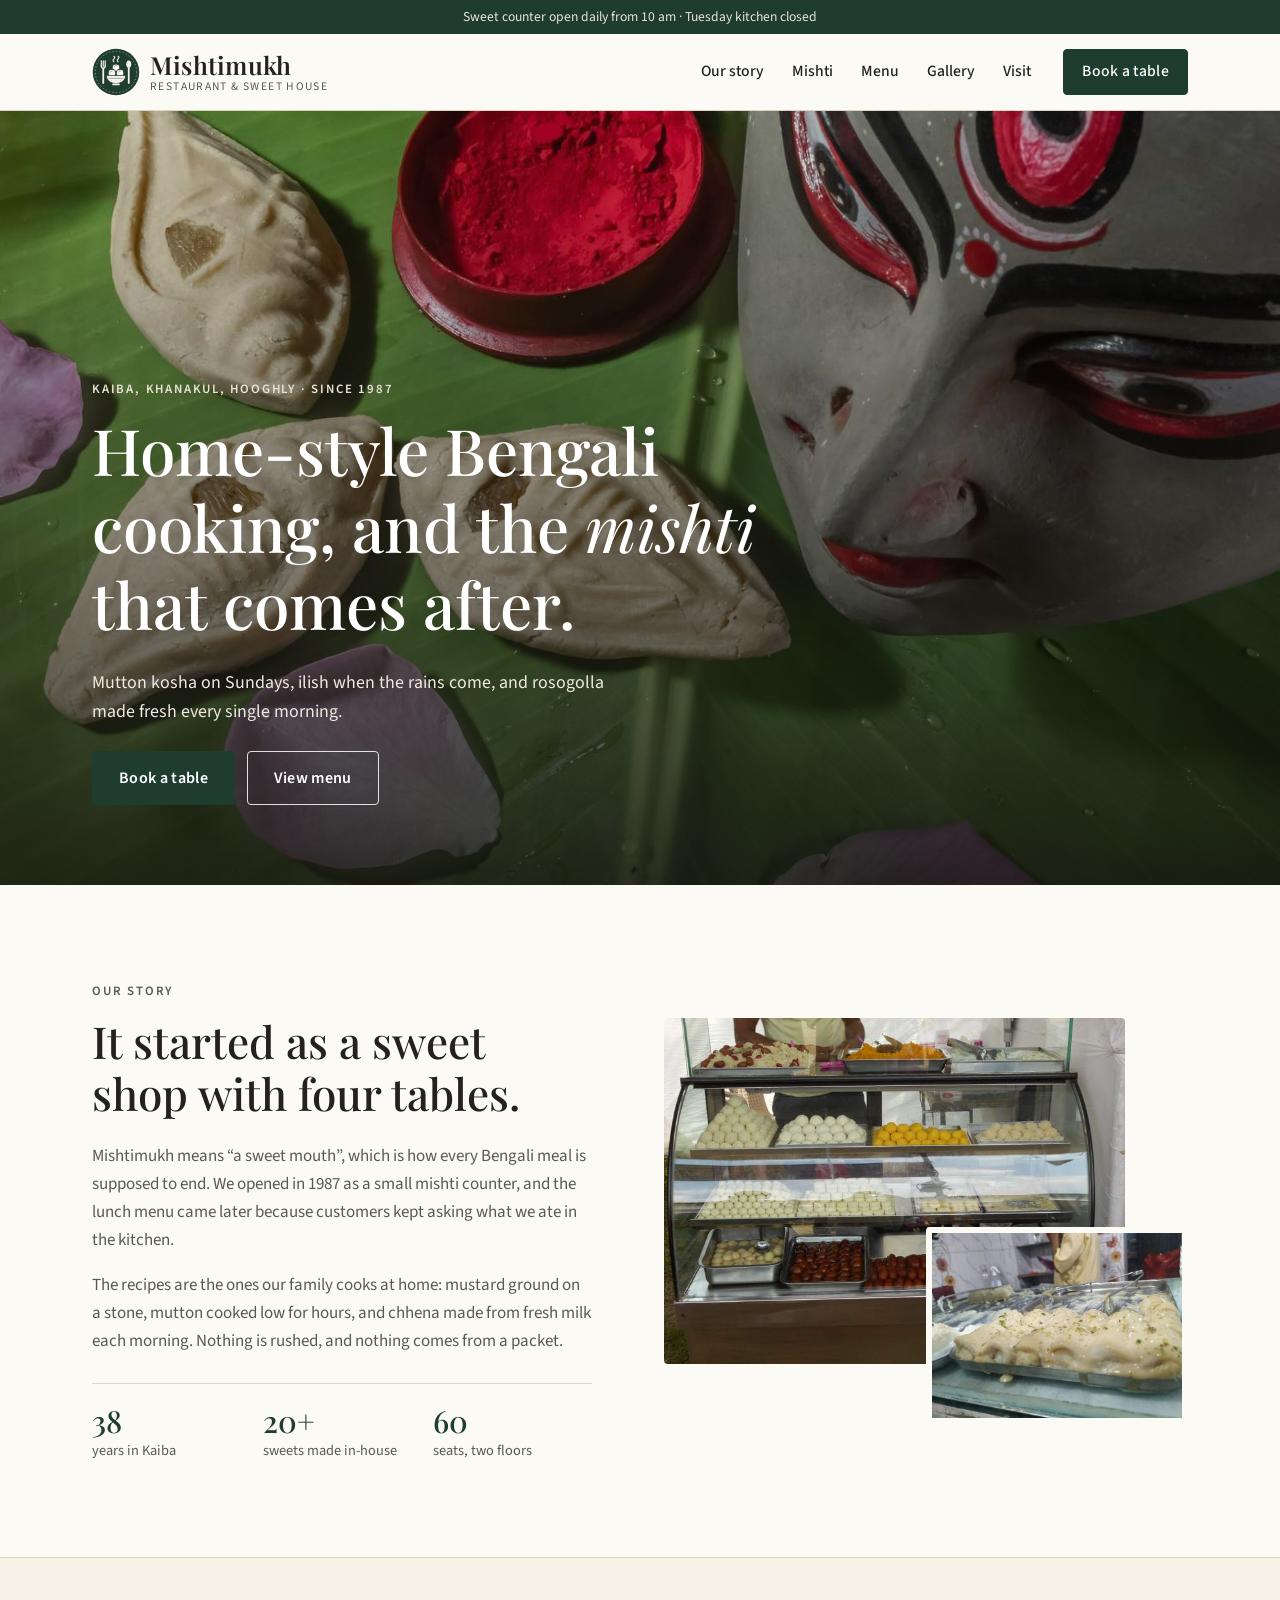
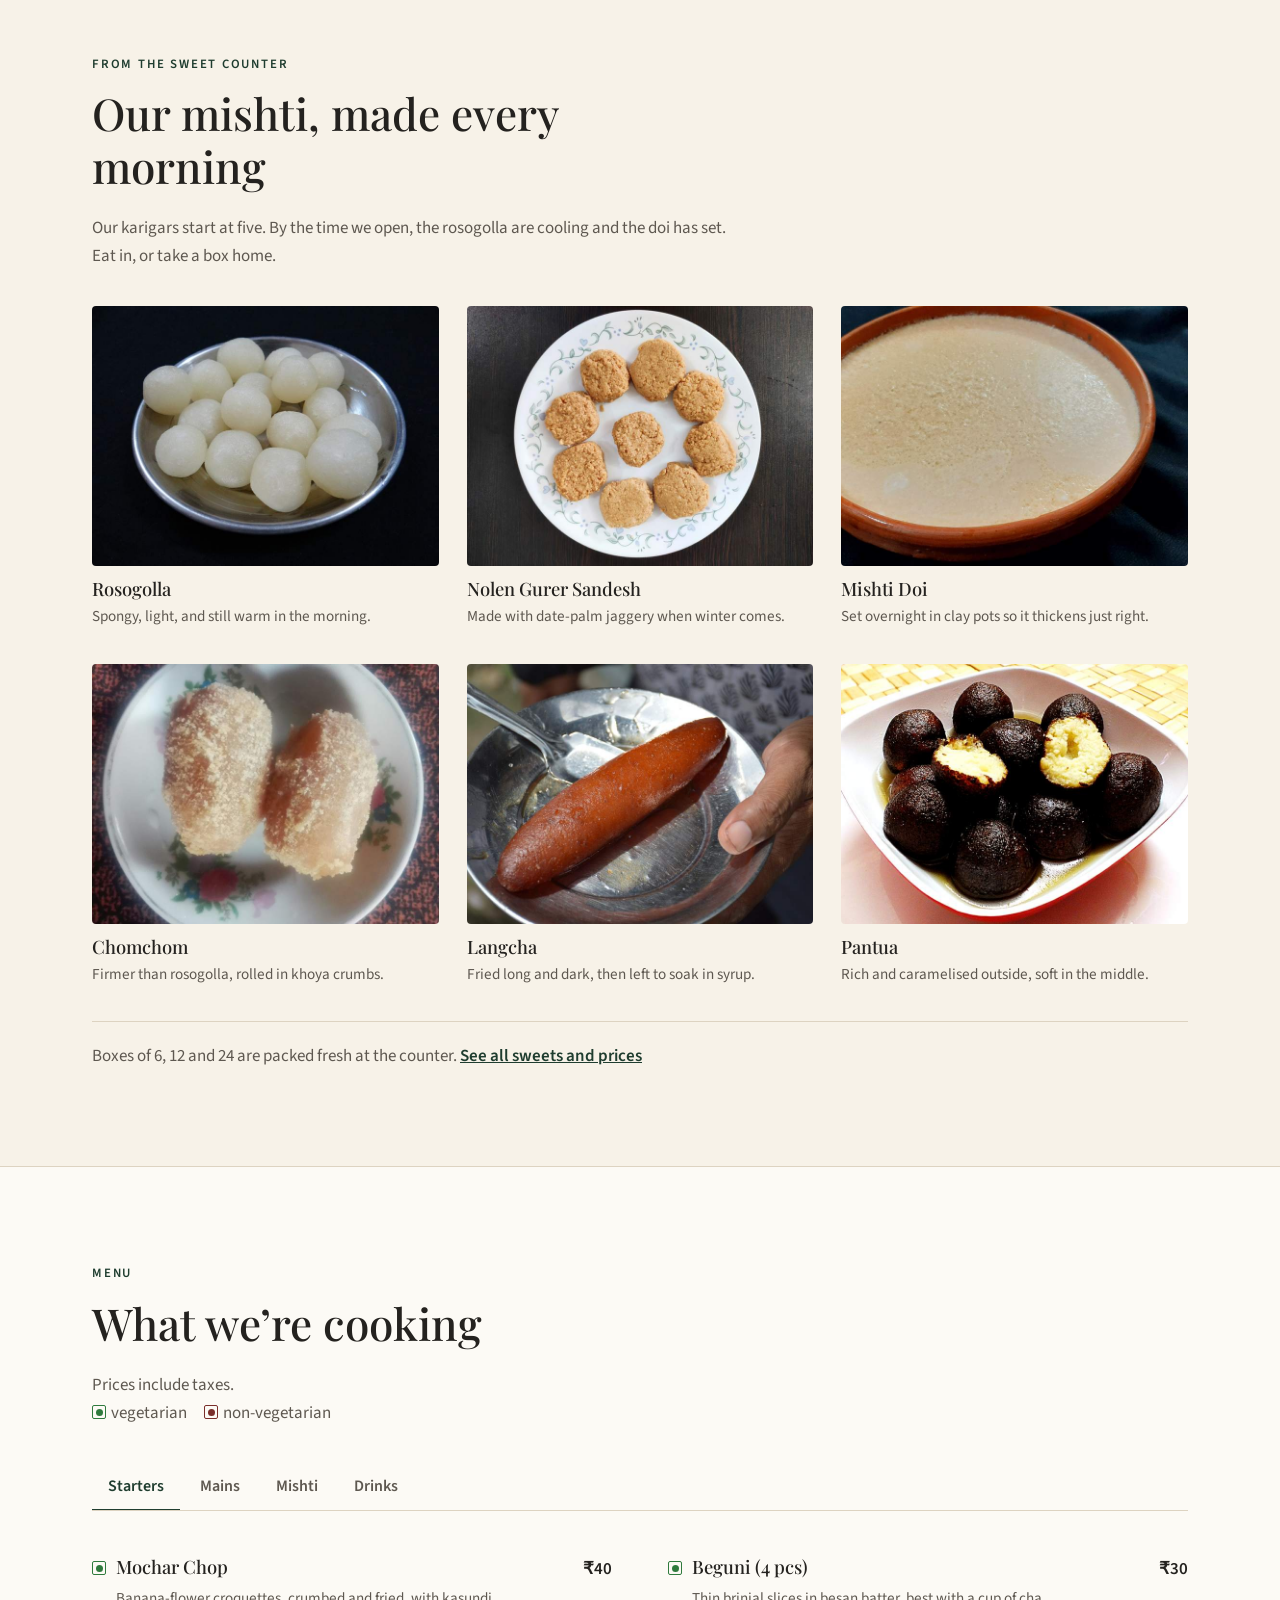
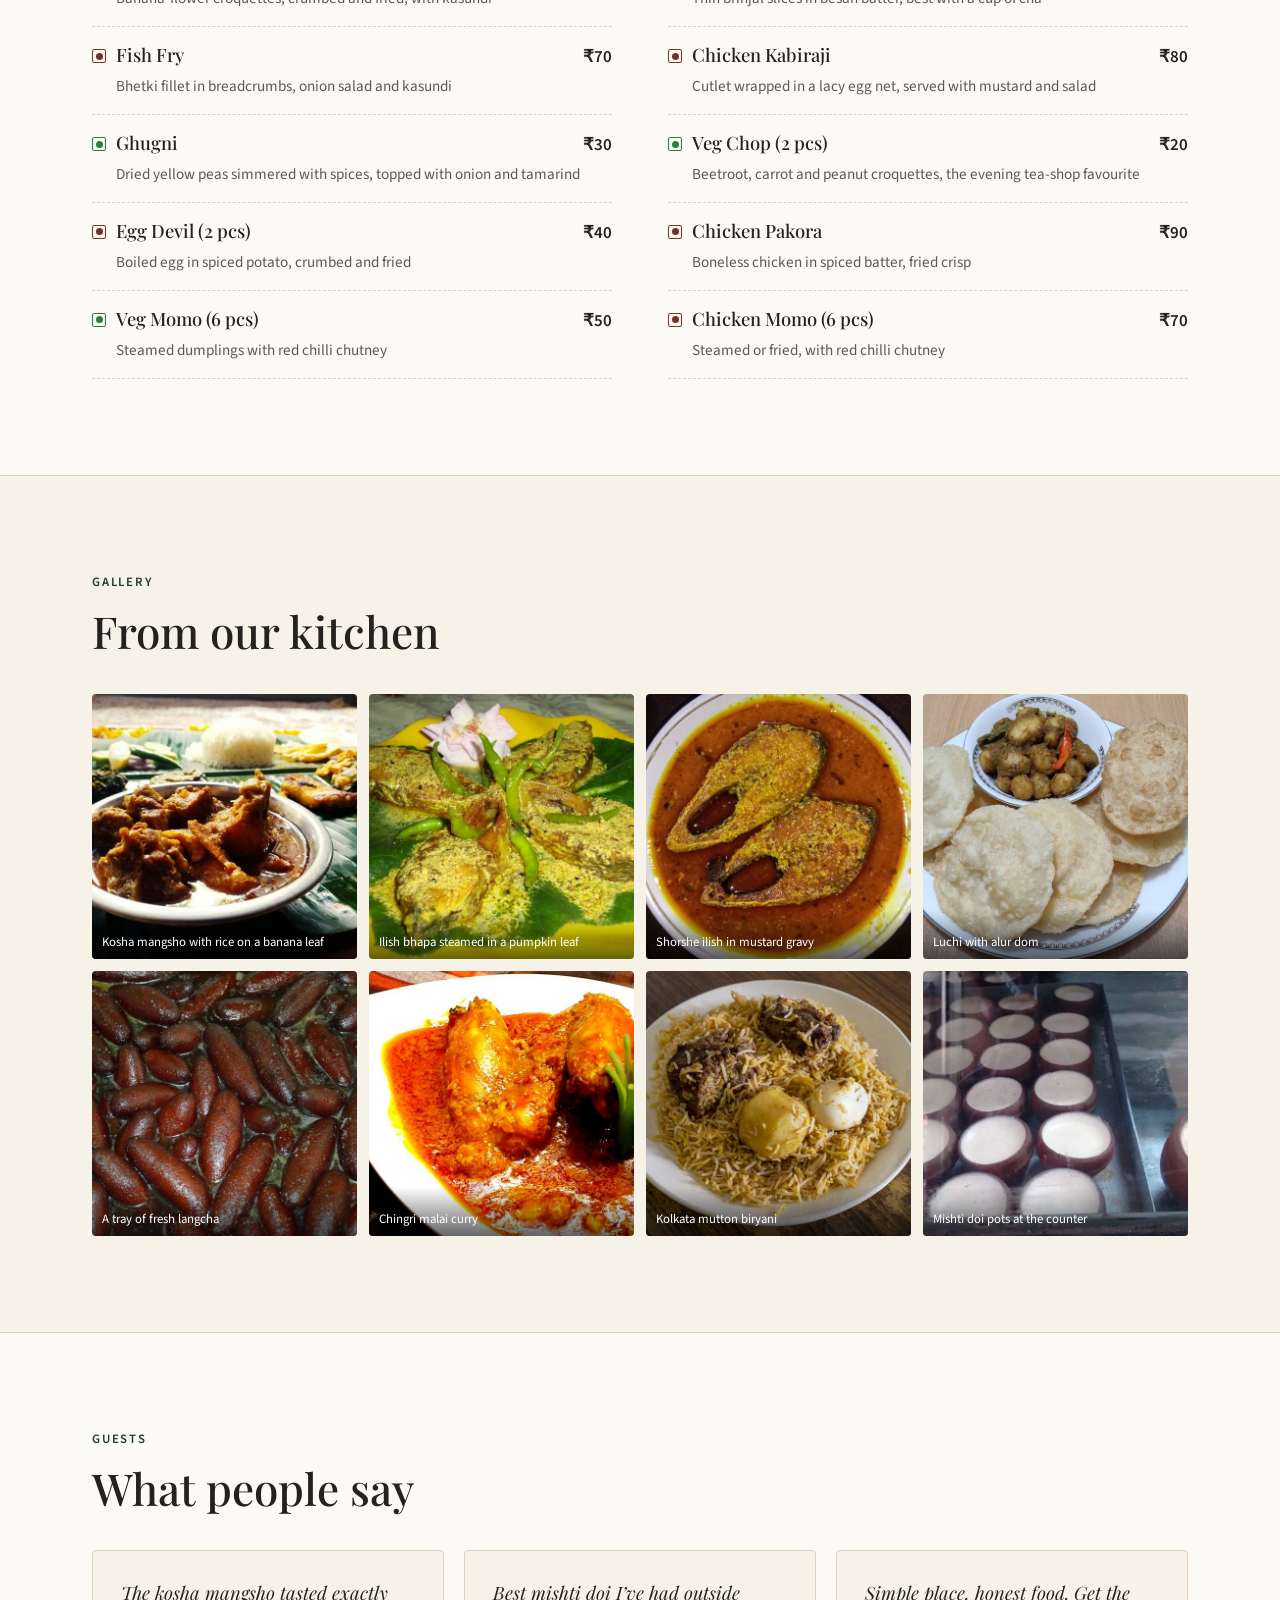
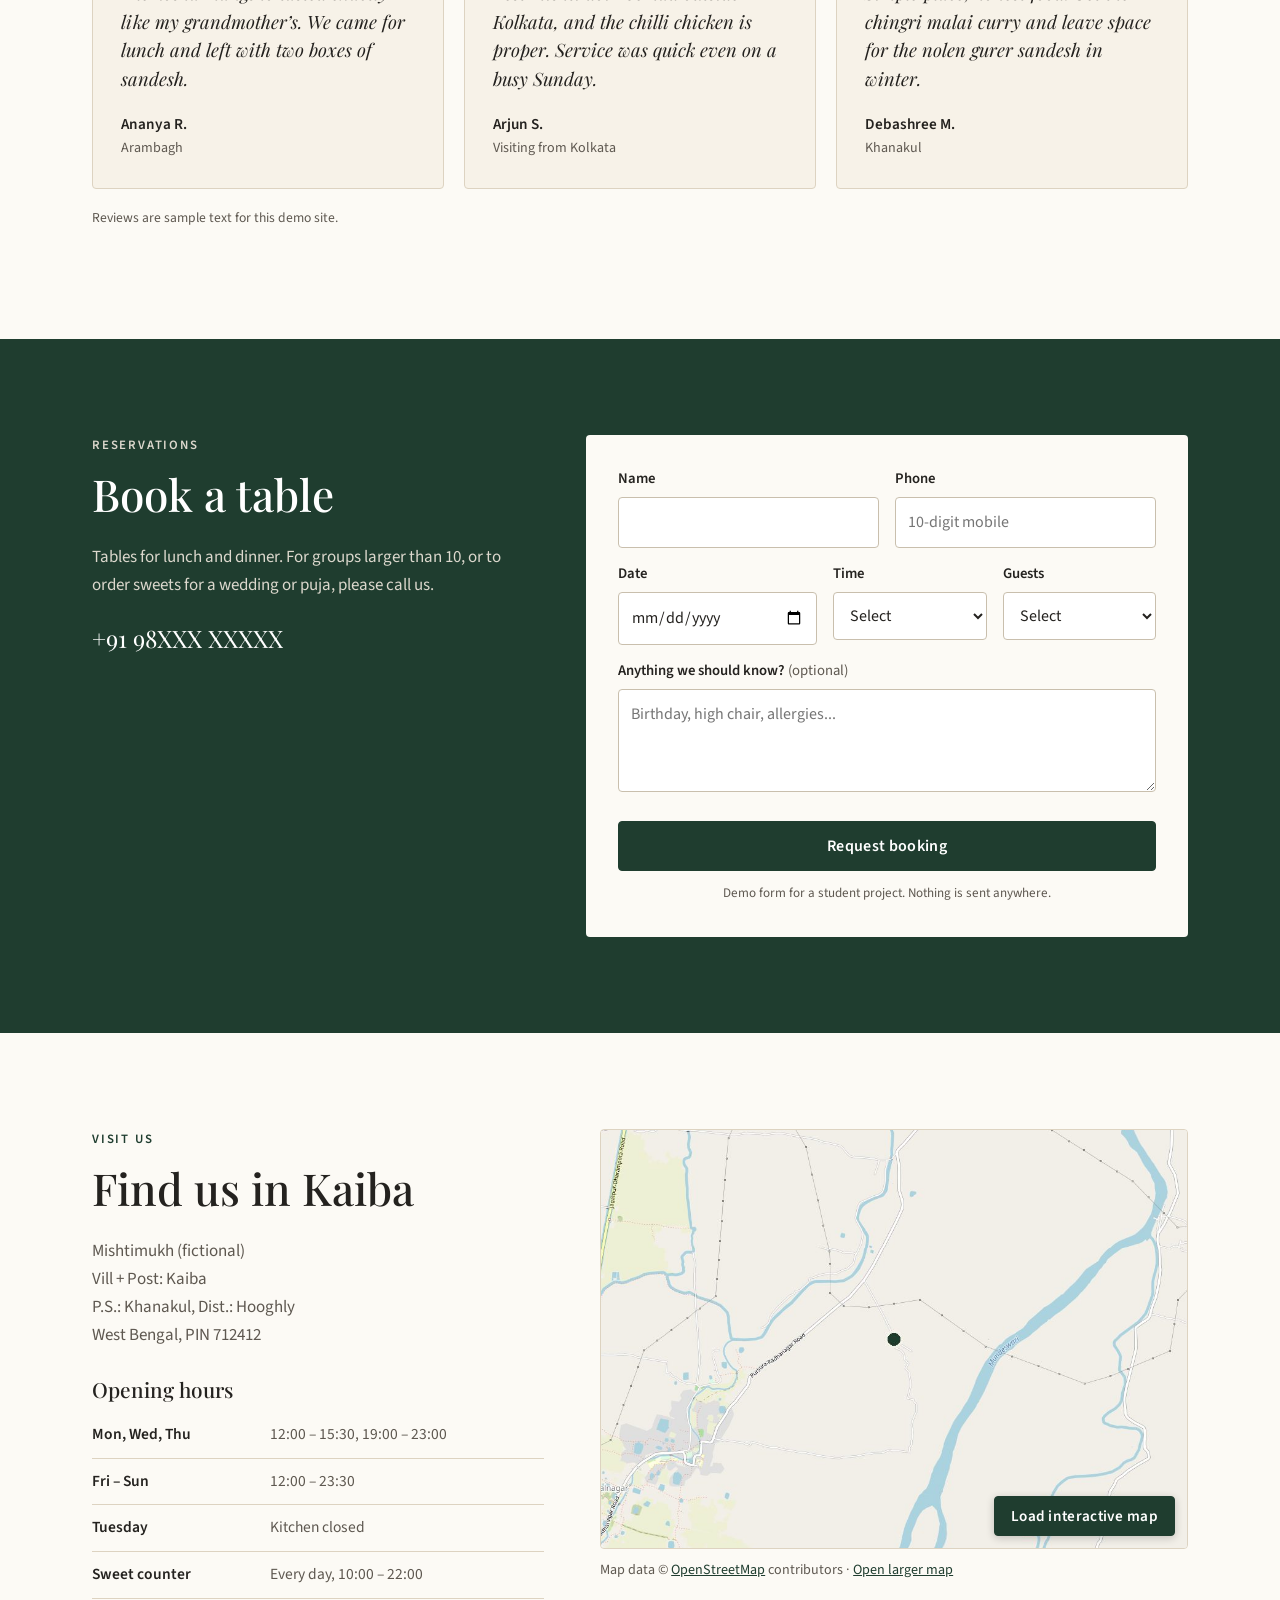
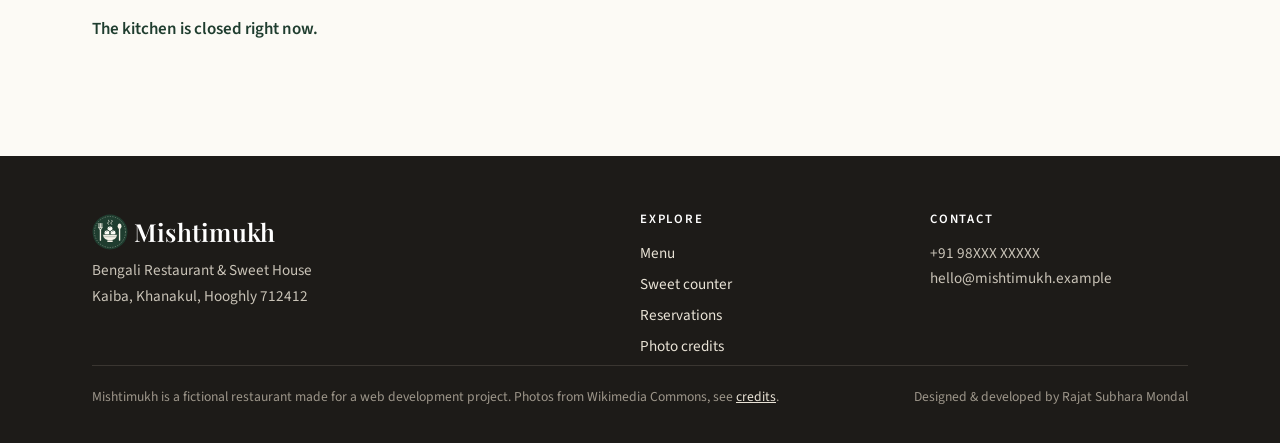
<file: index.html>
<!DOCTYPE html>
<html lang="en">
<head>
  <meta charset="UTF-8">
  <meta name="viewport" content="width=device-width, initial-scale=1">
  <title>Mishtimukh | Bengali Restaurant &amp; Sweet House, Kaiba, Khanakul</title>
  <meta name="description" content="Mishtimukh is a (fictional) Bengali restaurant and sweet house in Kaiba, Khanakul (Hooghly): kosha mangsho, chilli chicken, biryani, and fresh rosogolla, sandesh and mishti doi every day.">
  <meta name="theme-color" content="#1f3d2f">
  <meta property="og:title" content="Mishtimukh | Bengali Restaurant &amp; Sweet House">
  <meta property="og:description" content="Bengali home cooking, Chinese favourites and fresh mishti in Kaiba, Khanakul, Hooghly.">
  <meta property="og:type" content="website">
  <meta property="og:image" content="https://rajatsubharam.github.io/mishtimukh/assets/img/og.jpg">
  <meta property="og:url" content="https://rajatsubharam.github.io/mishtimukh/">
  <link rel="canonical" href="https://rajatsubharam.github.io/mishtimukh/">
  <meta name="twitter:card" content="summary_large_image">
  <link rel="preload" href="assets/fonts/PlayfairDisplay-variable.woff2" as="font" type="font/woff2" crossorigin>
  <link rel="icon" href="favicon.svg" type="image/svg+xml">
  <link rel="icon" href="favicon-32.png" sizes="32x32" type="image/png">
  <link rel="apple-touch-icon" href="apple-touch-icon.png">
  <link rel="stylesheet" href="style.css">
</head>
<body>
  <a class="skip-link" href="#main">Skip to content</a>

  <div class="topbar">
    <p>Sweet counter open daily from 10 am &middot; Tuesday kitchen closed</p>
  </div>

  <header class="site-header" id="top">
    <div class="container site-header__inner">
      <a class="logo" href="#top" aria-label="Mishtimukh home">
        <img class="logo__mark" src="assets/logo/mishtimukh-logo.svg" alt="" width="46" height="46">
        <span class="logo__text">
          <span class="logo__name">Mishtimukh</span>
          <span class="logo__sub">Restaurant &amp; Sweet House</span>
        </span>
      </a>
      <button class="nav-toggle" aria-expanded="false" aria-controls="site-nav">
        <span class="nav-toggle__bar"></span><span class="nav-toggle__bar"></span><span class="nav-toggle__bar"></span>
        <span class="sr-only">Menu</span>
      </button>
      <nav class="site-nav" id="site-nav" aria-label="Main">
        <ul>
          <li><a href="#story">Our story</a></li>
          <li><a href="#mishti">Mishti</a></li>
          <li><a href="#menu">Menu</a></li>
          <li><a href="#gallery">Gallery</a></li>
          <li><a href="#visit">Visit</a></li>
          <li><a class="btn btn--small" href="#reserve">Book a table</a></li>
        </ul>
      </nav>
    </div>
  </header>

  <main id="main">
    <section class="hero" aria-label="Welcome">
      <picture>
        <source media="(max-width: 700px)" srcset="assets/img/hero-mobile.jpg">
        <img class="hero__img" src="assets/img/hero.jpg" alt="Shell-shaped sandesh on a banana leaf beside a Durga mask and sindoor" width="1920" height="1080">
      </picture>
      <div class="hero__content container">
        <p class="eyebrow eyebrow--light">Kaiba, Khanakul, Hooghly &middot; since 1987</p>
        <h1>Home-style Bengali cooking, and the <em>mishti</em> that comes after.</h1>
        <p class="hero__lead">Mutton kosha on Sundays, ilish when the rains come, and rosogolla made fresh every single morning.</p>
        <div class="hero__actions">
          <a class="btn" href="#reserve">Book a table</a>
          <a class="btn btn--ghost" href="#menu">View menu</a>
        </div>
      </div>
    </section>

    <section class="story section" id="story">
      <div class="container story__grid">
        <div class="story__text">
          <p class="eyebrow">Our story</p>
          <h2>It started as a sweet shop with four tables.</h2>
          <p>Mishtimukh means &ldquo;a sweet mouth&rdquo;, which is how every Bengali meal is supposed to end. We opened in 1987 as a small mishti counter, and the lunch menu came later because customers kept asking what we ate in the kitchen.</p>
          <p>The recipes are the ones our family cooks at home: mustard ground on a stone, mutton cooked low for hours, and chhena made from fresh milk each morning. Nothing is rushed, and nothing comes from a packet.</p>
          <ul class="facts">
            <li><strong>38</strong><span>years in Kaiba</span></li>
            <li><strong>20+</strong><span>sweets made in-house</span></li>
            <li><strong>60</strong><span>seats, two floors</span></li>
          </ul>
        </div>
        <div class="story__photos">
          <img class="story__photo story__photo--main" src="assets/img/about-counter.jpg" alt="Trays of Bengali sweets at a sweet shop counter" width="1000" height="750" loading="lazy">
          <img class="story__photo story__photo--small" src="assets/img/about-chomchom.jpg" alt="Malai chomchom laid out on a tray" width="1000" height="750" loading="lazy">
        </div>
      </div>
    </section>

    <section class="mishti section section--tint" id="mishti">
      <div class="container">
        <div class="section-head">
          <p class="eyebrow">From the sweet counter</p>
          <h2>Our mishti, made every morning</h2>
          <p>Our karigars start at five. By the time we open, the rosogolla are cooling and the doi has set. Eat in, or take a box home.</p>
        </div>
        <div class="sweets">
        <article class="sweet">
          <img src="assets/img/rasgulla.jpg" alt="Rosogolla" width="1000" height="750" loading="lazy">
          <h3>Rosogolla</h3>
          <p>Spongy, light, and still warm in the morning.</p>
        </article>
        <article class="sweet">
          <img src="assets/img/nolen-sandesh.jpg" alt="Nolen Gurer Sandesh" width="1000" height="750" loading="lazy">
          <h3>Nolen Gurer Sandesh</h3>
          <p>Made with date-palm jaggery when winter comes.</p>
        </article>
        <article class="sweet">
          <img src="assets/img/mishti-doi.jpg" alt="Mishti Doi" width="1000" height="750" loading="lazy">
          <h3>Mishti Doi</h3>
          <p>Set overnight in clay pots so it thickens just right.</p>
        </article>
        <article class="sweet">
          <img src="assets/img/chomchom.jpg" alt="Chomchom" width="1000" height="750" loading="lazy">
          <h3>Chomchom</h3>
          <p>Firmer than rosogolla, rolled in khoya crumbs.</p>
        </article>
        <article class="sweet">
          <img src="assets/img/langcha.jpg" alt="Langcha" width="1000" height="750" loading="lazy">
          <h3>Langcha</h3>
          <p>Fried long and dark, then left to soak in syrup.</p>
        </article>
        <article class="sweet">
          <img src="assets/img/pantua.jpg" alt="Pantua" width="1000" height="750" loading="lazy">
          <h3>Pantua</h3>
          <p>Rich and caramelised outside, soft in the middle.</p>
        </article>
        </div>
        <p class="mishti__more">Boxes of 6, 12 and 24 are packed fresh at the counter. <a href="#menu" data-open-tab="mishti">See all sweets and prices</a></p>
      </div>
    </section>

    <section class="menu section" id="menu">
      <div class="container">
        <div class="section-head">
          <p class="eyebrow">Menu</p>
          <h2>What we&rsquo;re cooking</h2>
          <p class="legend">Prices include taxes.<br><span class="legend__item"><span class="mark mark--veg mark--inline"></span> vegetarian</span> <span class="legend__item"><span class="mark mark--non mark--inline"></span> non-vegetarian</span></p>
        </div>
        <div class="menu__tabs" role="tablist" aria-label="Menu categories"><button class="tab is-active" role="tab" id="tab-starters" aria-controls="panel-starters" aria-selected="true" data-tab="starters">Starters</button><button class="tab" role="tab" id="tab-mains" aria-controls="panel-mains" aria-selected="false" data-tab="mains">Mains</button><button class="tab" role="tab" id="tab-mishti" aria-controls="panel-mishti" aria-selected="false" data-tab="mishti">Mishti</button><button class="tab" role="tab" id="tab-drinks" aria-controls="panel-drinks" aria-selected="false" data-tab="drinks">Drinks</button></div>
        <div class="menu__panels">
          <div class="menu__panel is-active" role="tabpanel" id="panel-starters" aria-labelledby="tab-starters">
            <ul class="dish-list">
            <li class="dish">
              <div class="dish__head"><span class="mark mark--veg" title="Vegetarian"><span class="sr-only">Vegetarian</span></span><h4>Mochar Chop</h4><span class="dish__dots" aria-hidden="true"></span><span class="dish__price">₹40</span></div>
              <p>Banana-flower croquettes, crumbed and fried, with kasundi</p>
            </li>
            <li class="dish">
              <div class="dish__head"><span class="mark mark--veg" title="Vegetarian"><span class="sr-only">Vegetarian</span></span><h4>Beguni (4 pcs)</h4><span class="dish__dots" aria-hidden="true"></span><span class="dish__price">₹30</span></div>
              <p>Thin brinjal slices in besan batter, best with a cup of cha</p>
            </li>
            <li class="dish">
              <div class="dish__head"><span class="mark mark--non" title="Non-vegetarian"><span class="sr-only">Non-vegetarian</span></span><h4>Fish Fry</h4><span class="dish__dots" aria-hidden="true"></span><span class="dish__price">₹70</span></div>
              <p>Bhetki fillet in breadcrumbs, onion salad and kasundi</p>
            </li>
            <li class="dish">
              <div class="dish__head"><span class="mark mark--non" title="Non-vegetarian"><span class="sr-only">Non-vegetarian</span></span><h4>Chicken Kabiraji</h4><span class="dish__dots" aria-hidden="true"></span><span class="dish__price">₹80</span></div>
              <p>Cutlet wrapped in a lacy egg net, served with mustard and salad</p>
            </li>
            <li class="dish">
              <div class="dish__head"><span class="mark mark--veg" title="Vegetarian"><span class="sr-only">Vegetarian</span></span><h4>Ghugni</h4><span class="dish__dots" aria-hidden="true"></span><span class="dish__price">₹30</span></div>
              <p>Dried yellow peas simmered with spices, topped with onion and tamarind</p>
            </li>
            <li class="dish">
              <div class="dish__head"><span class="mark mark--veg" title="Vegetarian"><span class="sr-only">Vegetarian</span></span><h4>Veg Chop (2 pcs)</h4><span class="dish__dots" aria-hidden="true"></span><span class="dish__price">₹20</span></div>
              <p>Beetroot, carrot and peanut croquettes, the evening tea-shop favourite</p>
            </li>
            <li class="dish">
              <div class="dish__head"><span class="mark mark--non" title="Non-vegetarian"><span class="sr-only">Non-vegetarian</span></span><h4>Egg Devil (2 pcs)</h4><span class="dish__dots" aria-hidden="true"></span><span class="dish__price">₹40</span></div>
              <p>Boiled egg in spiced potato, crumbed and fried</p>
            </li>
            <li class="dish">
              <div class="dish__head"><span class="mark mark--non" title="Non-vegetarian"><span class="sr-only">Non-vegetarian</span></span><h4>Chicken Pakora</h4><span class="dish__dots" aria-hidden="true"></span><span class="dish__price">₹90</span></div>
              <p>Boneless chicken in spiced batter, fried crisp</p>
            </li>
            <li class="dish">
              <div class="dish__head"><span class="mark mark--veg" title="Vegetarian"><span class="sr-only">Vegetarian</span></span><h4>Veg Momo (6 pcs)</h4><span class="dish__dots" aria-hidden="true"></span><span class="dish__price">₹50</span></div>
              <p>Steamed dumplings with red chilli chutney</p>
            </li>
            <li class="dish">
              <div class="dish__head"><span class="mark mark--non" title="Non-vegetarian"><span class="sr-only">Non-vegetarian</span></span><h4>Chicken Momo (6 pcs)</h4><span class="dish__dots" aria-hidden="true"></span><span class="dish__price">₹70</span></div>
              <p>Steamed or fried, with red chilli chutney</p>
            </li>
            </ul>
          </div>
          <div class="menu__panel" role="tabpanel" id="panel-mains" aria-labelledby="tab-mains" hidden>
            <h3 class="dish-group">Bengali kitchen</h3>
            <ul class="dish-list">
            <li class="dish">
              <div class="dish__head"><span class="mark mark--non" title="Non-vegetarian"><span class="sr-only">Non-vegetarian</span></span><h4>Kosha Mangsho</h4><span class="dish__dots" aria-hidden="true"></span><span class="dish__price">₹220</span></div>
              <p>Slow-cooked mutton, dark and dry, the Sunday-lunch classic. With luchi or rice</p>
            </li>
            <li class="dish">
              <div class="dish__head"><span class="mark mark--non" title="Non-vegetarian"><span class="sr-only">Non-vegetarian</span></span><h4>Chicken Kosha</h4><span class="dish__dots" aria-hidden="true"></span><span class="dish__price">₹150</span></div>
              <p>Chicken cooked low in onion, ginger and garam masala until thick and dark</p>
            </li>
            <li class="dish">
              <div class="dish__head"><span class="mark mark--non" title="Non-vegetarian"><span class="sr-only">Non-vegetarian</span></span><h4>Shorshe Ilish</h4><span class="dish__dots" aria-hidden="true"></span><span class="dish__price">₹250</span></div>
              <p>Hilsa in a sharp mustard gravy with green chillies. Seasonal, ask us first</p>
            </li>
            <li class="dish">
              <div class="dish__head"><span class="mark mark--non" title="Non-vegetarian"><span class="sr-only">Non-vegetarian</span></span><h4>Chingri Malai Curry</h4><span class="dish__dots" aria-hidden="true"></span><span class="dish__price">₹220</span></div>
              <p>Prawns in coconut milk, mild and slightly sweet</p>
            </li>
            <li class="dish">
              <div class="dish__head"><span class="mark mark--non" title="Non-vegetarian"><span class="sr-only">Non-vegetarian</span></span><h4>Rui Kalia</h4><span class="dish__dots" aria-hidden="true"></span><span class="dish__price">₹120</span></div>
              <p>Rohu fish in a rich onion-tomato gravy</p>
            </li>
            <li class="dish">
              <div class="dish__head"><span class="mark mark--non" title="Non-vegetarian"><span class="sr-only">Non-vegetarian</span></span><h4>Dim-er Dalna (Egg Curry)</h4><span class="dish__dots" aria-hidden="true"></span><span class="dish__price">₹70</span></div>
              <p>Two eggs and potato in a light home-style gravy</p>
            </li>
            <li class="dish">
              <div class="dish__head"><span class="mark mark--veg" title="Vegetarian"><span class="sr-only">Vegetarian</span></span><h4>Luchi &amp; Alur Dom</h4><span class="dish__dots" aria-hidden="true"></span><span class="dish__price">₹50</span></div>
              <p>Four puffed luchis with a spicy potato dom</p>
            </li>
            <li class="dish">
              <div class="dish__head"><span class="mark mark--veg" title="Vegetarian"><span class="sr-only">Vegetarian</span></span><h4>Shukto</h4><span class="dish__dots" aria-hidden="true"></span><span class="dish__price">₹60</span></div>
              <p>Bitter-sweet mixed vegetables in a milk and poppy-seed gravy</p>
            </li>
            <li class="dish">
              <div class="dish__head"><span class="mark mark--veg" title="Vegetarian"><span class="sr-only">Vegetarian</span></span><h4>Basanti Pulao</h4><span class="dish__dots" aria-hidden="true"></span><span class="dish__price">₹90</span></div>
              <p>Sweet yellow pulao with cashew and raisins</p>
            </li>
            <li class="dish">
              <div class="dish__head"><span class="mark mark--veg" title="Vegetarian"><span class="sr-only">Vegetarian</span></span><h4>Veg Thali</h4><span class="dish__dots" aria-hidden="true"></span><span class="dish__price">₹100</span></div>
              <p>Rice, dal, shukto, bhaja, seasonal tarkari, chutney and papad</p>
            </li>
            <li class="dish">
              <div class="dish__head"><span class="mark mark--non" title="Non-vegetarian"><span class="sr-only">Non-vegetarian</span></span><h4>Fish Thali</h4><span class="dish__dots" aria-hidden="true"></span><span class="dish__price">₹150</span></div>
              <p>Rice, dal, bhaja, tarkari, rui kalia, chutney and papad</p>
            </li>
            </ul>
            <h3 class="dish-group">Chinese &amp; biryani</h3>
            <ul class="dish-list">
            <li class="dish">
              <div class="dish__head"><span class="mark mark--veg" title="Vegetarian"><span class="sr-only">Vegetarian</span></span><h4>Veg Fried Rice</h4><span class="dish__dots" aria-hidden="true"></span><span class="dish__price">₹80</span></div>
              <p>Wok-tossed rice with beans, carrot and spring onion</p>
            </li>
            <li class="dish">
              <div class="dish__head"><span class="mark mark--non" title="Non-vegetarian"><span class="sr-only">Non-vegetarian</span></span><h4>Egg Fried Rice</h4><span class="dish__dots" aria-hidden="true"></span><span class="dish__price">₹100</span></div>
              <p>Fried rice with scrambled egg and spring onion</p>
            </li>
            <li class="dish">
              <div class="dish__head"><span class="mark mark--non" title="Non-vegetarian"><span class="sr-only">Non-vegetarian</span></span><h4>Chicken Fried Rice</h4><span class="dish__dots" aria-hidden="true"></span><span class="dish__price">₹130</span></div>
              <p>Fried rice with shredded chicken and egg</p>
            </li>
            <li class="dish">
              <div class="dish__head"><span class="mark mark--veg" title="Vegetarian"><span class="sr-only">Vegetarian</span></span><h4>Veg Hakka Chowmein</h4><span class="dish__dots" aria-hidden="true"></span><span class="dish__price">₹70</span></div>
              <p>Hakka noodles stir-fried with cabbage, capsicum and carrot</p>
            </li>
            <li class="dish">
              <div class="dish__head"><span class="mark mark--non" title="Non-vegetarian"><span class="sr-only">Non-vegetarian</span></span><h4>Chicken Hakka Chowmein</h4><span class="dish__dots" aria-hidden="true"></span><span class="dish__price">₹110</span></div>
              <p>Hakka noodles with chicken, egg and vegetables</p>
            </li>
            <li class="dish">
              <div class="dish__head"><span class="mark mark--veg" title="Vegetarian"><span class="sr-only">Vegetarian</span></span><h4>Chilli Paneer</h4><span class="dish__dots" aria-hidden="true"></span><span class="dish__price">₹130</span></div>
              <p>Paneer cubes with capsicum and onion in a hot soy-chilli sauce, dry or gravy</p>
            </li>
            <li class="dish">
              <div class="dish__head"><span class="mark mark--non" title="Non-vegetarian"><span class="sr-only">Non-vegetarian</span></span><h4>Chilli Chicken</h4><span class="dish__dots" aria-hidden="true"></span><span class="dish__price">₹150</span></div>
              <p>Our most-ordered dish: crisp chicken, green chilli, capsicum, dry or gravy</p>
            </li>
            <li class="dish">
              <div class="dish__head"><span class="mark mark--non" title="Non-vegetarian"><span class="sr-only">Non-vegetarian</span></span><h4>Chicken Manchurian</h4><span class="dish__dots" aria-hidden="true"></span><span class="dish__price">₹150</span></div>
              <p>Chicken balls in a garlic, ginger and soy gravy</p>
            </li>
            <li class="dish">
              <div class="dish__head"><span class="mark mark--non" title="Non-vegetarian"><span class="sr-only">Non-vegetarian</span></span><h4>Chicken Biryani</h4><span class="dish__dots" aria-hidden="true"></span><span class="dish__price">₹130</span></div>
              <p>Light Kolkata-style biryani with potato and a boiled egg</p>
            </li>
            <li class="dish">
              <div class="dish__head"><span class="mark mark--non" title="Non-vegetarian"><span class="sr-only">Non-vegetarian</span></span><h4>Mutton Biryani</h4><span class="dish__dots" aria-hidden="true"></span><span class="dish__price">₹190</span></div>
              <p>The same biryani with tender mutton, potato and egg</p>
            </li>
            </ul><p class="panel__note">Rice or two luchis come with every Bengali main. Ilish depends on the day&rsquo;s catch. Chilli Chicken and Chilli Paneer come dry or with gravy.</p>
          </div>
          <div class="menu__panel" role="tabpanel" id="panel-mishti" aria-labelledby="tab-mishti" hidden>
            <ul class="dish-list">
            <li class="dish">
              <div class="dish__head"><span class="mark mark--veg" title="Vegetarian"><span class="sr-only">Vegetarian</span></span><h4>Rosogolla</h4><span class="dish__dots" aria-hidden="true"></span><span class="dish__price">₹10</span></div>
              <p>Soft chhena balls in light syrup, made every morning. Per piece</p>
            </li>
            <li class="dish">
              <div class="dish__head"><span class="mark mark--veg" title="Vegetarian"><span class="sr-only">Vegetarian</span></span><h4>Nolen Gurer Sandesh</h4><span class="dish__dots" aria-hidden="true"></span><span class="dish__price">₹20</span></div>
              <p>With date-palm jaggery. Winter only, Nov to Feb. Per piece</p>
            </li>
            <li class="dish">
              <div class="dish__head"><span class="mark mark--veg" title="Vegetarian"><span class="sr-only">Vegetarian</span></span><h4>Kancha Golla</h4><span class="dish__dots" aria-hidden="true"></span><span class="dish__price">₹15</span></div>
              <p>Soft, barely-cooked sandesh with cardamom. Per piece</p>
            </li>
            <li class="dish">
              <div class="dish__head"><span class="mark mark--veg" title="Vegetarian"><span class="sr-only">Vegetarian</span></span><h4>Mishti Doi (small pot)</h4><span class="dish__dots" aria-hidden="true"></span><span class="dish__price">₹30</span></div>
              <p>Caramelised sweet curd, set in a clay pot</p>
            </li>
            <li class="dish">
              <div class="dish__head"><span class="mark mark--veg" title="Vegetarian"><span class="sr-only">Vegetarian</span></span><h4>Mishti Doi (large pot)</h4><span class="dish__dots" aria-hidden="true"></span><span class="dish__price">₹60</span></div>
              <p>The family-size pot, enough for four</p>
            </li>
            <li class="dish">
              <div class="dish__head"><span class="mark mark--veg" title="Vegetarian"><span class="sr-only">Vegetarian</span></span><h4>Chomchom</h4><span class="dish__dots" aria-hidden="true"></span><span class="dish__price">₹15</span></div>
              <p>Oblong, dusted with khoya, a little firmer than rosogolla. Per piece</p>
            </li>
            <li class="dish">
              <div class="dish__head"><span class="mark mark--veg" title="Vegetarian"><span class="sr-only">Vegetarian</span></span><h4>Langcha</h4><span class="dish__dots" aria-hidden="true"></span><span class="dish__price">₹15</span></div>
              <p>Long, deep-fried and soaked in syrup, Shaktigarh style. Per piece</p>
            </li>
            <li class="dish">
              <div class="dish__head"><span class="mark mark--veg" title="Vegetarian"><span class="sr-only">Vegetarian</span></span><h4>Pantua</h4><span class="dish__dots" aria-hidden="true"></span><span class="dish__price">₹10</span></div>
              <p>Our darker, richer cousin of the gulab jamun. Per piece</p>
            </li>
            <li class="dish">
              <div class="dish__head"><span class="mark mark--veg" title="Vegetarian"><span class="sr-only">Vegetarian</span></span><h4>Rajbhog</h4><span class="dish__dots" aria-hidden="true"></span><span class="dish__price">₹20</span></div>
              <p>A large rosogolla stuffed with dry fruit and saffron. Per piece</p>
            </li>
            <li class="dish">
              <div class="dish__head"><span class="mark mark--veg" title="Vegetarian"><span class="sr-only">Vegetarian</span></span><h4>Rosomalai</h4><span class="dish__dots" aria-hidden="true"></span><span class="dish__price">₹25</span></div>
              <p>Flattened rosogolla in thickened, cardamom milk. Per piece</p>
            </li>
            <li class="dish">
              <div class="dish__head"><span class="mark mark--veg" title="Vegetarian"><span class="sr-only">Vegetarian</span></span><h4>Jilipi (250 g)</h4><span class="dish__dots" aria-hidden="true"></span><span class="dish__price">₹40</span></div>
              <p>Crisp, syrupy and best eaten hot</p>
            </li>
            <li class="dish">
              <div class="dish__head"><span class="mark mark--veg" title="Vegetarian"><span class="sr-only">Vegetarian</span></span><h4>Mishti Platter</h4><span class="dish__dots" aria-hidden="true"></span><span class="dish__price">₹80</span></div>
              <p>Six pieces of the day's sweets, chef's choice</p>
            </li>
            </ul><p class="panel__note">Sweets are sold by the piece and by the box at our sweet counter. Boxes packed fresh for weddings and pujos, order a day ahead.</p>
          </div>
          <div class="menu__panel" role="tabpanel" id="panel-drinks" aria-labelledby="tab-drinks" hidden>
            <h3 class="dish-group">Tea, coffee &amp; shakes</h3>
            <ul class="dish-list">
            <li class="dish">
              <div class="dish__head"><span class="mark mark--veg" title="Vegetarian"><span class="sr-only">Vegetarian</span></span><h4>Bhaar-er Cha</h4><span class="dish__dots" aria-hidden="true"></span><span class="dish__price">₹10</span></div>
              <p>Milk tea in a clay cup</p>
            </li>
            <li class="dish">
              <div class="dish__head"><span class="mark mark--veg" title="Vegetarian"><span class="sr-only">Vegetarian</span></span><h4>Lebu Cha</h4><span class="dish__dots" aria-hidden="true"></span><span class="dish__price">₹10</span></div>
              <p>Black tea with lemon and a pinch of salt</p>
            </li>
            <li class="dish">
              <div class="dish__head"><span class="mark mark--veg" title="Vegetarian"><span class="sr-only">Vegetarian</span></span><h4>Coffee</h4><span class="dish__dots" aria-hidden="true"></span><span class="dish__price">₹20</span></div>
              <p>Hot milk coffee</p>
            </li>
            <li class="dish">
              <div class="dish__head"><span class="mark mark--veg" title="Vegetarian"><span class="sr-only">Vegetarian</span></span><h4>Cold Coffee</h4><span class="dish__dots" aria-hidden="true"></span><span class="dish__price">₹50</span></div>
              <p>Blended with milk and ice cream</p>
            </li>
            <li class="dish">
              <div class="dish__head"><span class="mark mark--veg" title="Vegetarian"><span class="sr-only">Vegetarian</span></span><h4>Sweet / Salted Lassi</h4><span class="dish__dots" aria-hidden="true"></span><span class="dish__price">₹40</span></div>
              <p>Thick churned curd, served chilled</p>
            </li>
            <li class="dish">
              <div class="dish__head"><span class="mark mark--veg" title="Vegetarian"><span class="sr-only">Vegetarian</span></span><h4>Mango Shake</h4><span class="dish__dots" aria-hidden="true"></span><span class="dish__price">₹60</span></div>
              <p>Ripe mango blended with cold milk</p>
            </li>
            <li class="dish">
              <div class="dish__head"><span class="mark mark--veg" title="Vegetarian"><span class="sr-only">Vegetarian</span></span><h4>Lemon Soda</h4><span class="dish__dots" aria-hidden="true"></span><span class="dish__price">₹30</span></div>
              <p>Fresh lime with soda, sweet or salted</p>
            </li>
            <li class="dish">
              <div class="dish__head"><span class="mark mark--veg" title="Vegetarian"><span class="sr-only">Vegetarian</span></span><h4>Fresh Lime Water</h4><span class="dish__dots" aria-hidden="true"></span><span class="dish__price">₹20</span></div>
              <p>Fresh lime with chilled water, sweet or salted</p>
            </li>
            <li class="dish">
              <div class="dish__head"><span class="mark mark--veg" title="Vegetarian"><span class="sr-only">Vegetarian</span></span><h4>Gondhoraj Ghol</h4><span class="dish__dots" aria-hidden="true"></span><span class="dish__price">₹40</span></div>
              <p>Chilled buttermilk with gondhoraj lime</p>
            </li>
            <li class="dish">
              <div class="dish__head"><span class="mark mark--veg" title="Vegetarian"><span class="sr-only">Vegetarian</span></span><h4>Aam Pora Shorbot</h4><span class="dish__dots" aria-hidden="true"></span><span class="dish__price">₹40</span></div>
              <p>Smoky roasted raw-mango cooler, summer only</p>
            </li>
            </ul>
            <h3 class="dish-group">Cold drinks &amp; water</h3>
            <ul class="dish-list">
            <li class="dish">
              <div class="dish__head"><span class="mark mark--veg" title="Vegetarian"><span class="sr-only">Vegetarian</span></span><h4>Coca-Cola (250 ml)</h4><span class="dish__dots" aria-hidden="true"></span><span class="dish__price">₹20</span></div>
              <p>Chilled, MRP</p>
            </li>
            <li class="dish">
              <div class="dish__head"><span class="mark mark--veg" title="Vegetarian"><span class="sr-only">Vegetarian</span></span><h4>Pepsi (250 ml)</h4><span class="dish__dots" aria-hidden="true"></span><span class="dish__price">₹20</span></div>
              <p>Chilled, MRP</p>
            </li>
            <li class="dish">
              <div class="dish__head"><span class="mark mark--veg" title="Vegetarian"><span class="sr-only">Vegetarian</span></span><h4>Thums Up (250 ml)</h4><span class="dish__dots" aria-hidden="true"></span><span class="dish__price">₹20</span></div>
              <p>Chilled, MRP</p>
            </li>
            <li class="dish">
              <div class="dish__head"><span class="mark mark--veg" title="Vegetarian"><span class="sr-only">Vegetarian</span></span><h4>Sprite (250 ml)</h4><span class="dish__dots" aria-hidden="true"></span><span class="dish__price">₹20</span></div>
              <p>Chilled, MRP</p>
            </li>
            <li class="dish">
              <div class="dish__head"><span class="mark mark--veg" title="Vegetarian"><span class="sr-only">Vegetarian</span></span><h4>Mountain Dew (250 ml)</h4><span class="dish__dots" aria-hidden="true"></span><span class="dish__price">₹20</span></div>
              <p>Chilled, MRP</p>
            </li>
            <li class="dish">
              <div class="dish__head"><span class="mark mark--veg" title="Vegetarian"><span class="sr-only">Vegetarian</span></span><h4>Cold drink (750 ml)</h4><span class="dish__dots" aria-hidden="true"></span><span class="dish__price">₹40</span></div>
              <p>Coca-Cola, Pepsi, Thums Up, Sprite or Mountain Dew</p>
            </li>
            <li class="dish">
              <div class="dish__head"><span class="mark mark--veg" title="Vegetarian"><span class="sr-only">Vegetarian</span></span><h4>Mineral Water (1 L)</h4><span class="dish__dots" aria-hidden="true"></span><span class="dish__price">₹20</span></div>
              <p>Packaged drinking water, MRP</p>
            </li>
            </ul><p class="panel__note">Bottled cold drinks and water are sold at MRP.</p>
          </div>
        </div>
      </div>
    </section>

    <section class="gallery section section--tint" id="gallery">
      <div class="container">
        <div class="section-head">
          <p class="eyebrow">Gallery</p>
          <h2>From our kitchen</h2>
        </div>
        <div class="gallery__grid">
        <figure class="gallery__item"><img src="assets/img/kosha-mangsho.jpg" alt="Kosha mangsho with rice on a banana leaf" width="1000" height="750" loading="lazy"><figcaption>Kosha mangsho with rice on a banana leaf</figcaption></figure>
        <figure class="gallery__item"><img src="assets/img/ilish-bhapa.jpg" alt="Ilish bhapa steamed in a pumpkin leaf" width="1000" height="750" loading="lazy"><figcaption>Ilish bhapa steamed in a pumpkin leaf</figcaption></figure>
        <figure class="gallery__item"><img src="assets/img/shorshe-ilish.jpg" alt="Shorshe ilish in mustard gravy" width="1000" height="750" loading="lazy"><figcaption>Shorshe ilish in mustard gravy</figcaption></figure>
        <figure class="gallery__item"><img src="assets/img/luchi-alurdom.jpg" alt="Luchi with alur dom" width="1000" height="750" loading="lazy"><figcaption>Luchi with alur dom</figcaption></figure>
        <figure class="gallery__item"><img src="assets/img/langcha-tray.jpg" alt="A tray of fresh langcha" width="1000" height="750" loading="lazy"><figcaption>A tray of fresh langcha</figcaption></figure>
        <figure class="gallery__item"><img src="assets/img/chingri-malai.jpg" alt="Chingri malai curry" width="1000" height="750" loading="lazy"><figcaption>Chingri malai curry</figcaption></figure>
        <figure class="gallery__item"><img src="assets/img/biryani.jpg" alt="Kolkata mutton biryani" width="1000" height="750" loading="lazy"><figcaption>Kolkata mutton biryani</figcaption></figure>
        <figure class="gallery__item"><img src="assets/img/doi-pots.jpg" alt="Mishti doi pots at the counter" width="1000" height="750" loading="lazy"><figcaption>Mishti doi pots at the counter</figcaption></figure>
        </div>
      </div>
    </section>

    <section class="reviews section" aria-labelledby="reviews-title">
      <div class="container">
        <div class="section-head">
          <p class="eyebrow">Guests</p>
          <h2 id="reviews-title">What people say</h2>
        </div>
        <div class="reviews__grid">
          <blockquote class="review">
            <p>The kosha mangsho tasted exactly like my grandmother&rsquo;s. We came for lunch and left with two boxes of sandesh.</p>
            <footer>Ananya R. <span>Arambagh</span></footer>
          </blockquote>
          <blockquote class="review">
            <p>Best mishti doi I&rsquo;ve had outside Kolkata, and the chilli chicken is proper. Service was quick even on a busy Sunday.</p>
            <footer>Arjun S. <span>Visiting from Kolkata</span></footer>
          </blockquote>
          <blockquote class="review">
            <p>Simple place, honest food. Get the chingri malai curry and leave space for the nolen gurer sandesh in winter.</p>
            <footer>Debashree M. <span>Khanakul</span></footer>
          </blockquote>
        </div>
        <p class="reviews__note">Reviews are sample text for this demo site.</p>
      </div>
    </section>

    <section class="reserve section section--dark" id="reserve">
      <div class="container reserve__grid">
        <div class="reserve__intro">
          <p class="eyebrow eyebrow--light">Reservations</p>
          <h2>Book a table</h2>
          <p>Tables for lunch and dinner. For groups larger than 10, or to order sweets for a wedding or puja, please call us.</p>
          <p class="reserve__phone">+91 98XXX XXXXX</p>
        </div>
        <form class="form" id="reserve-form" novalidate>
          <div class="form__row">
            <div class="field">
              <label for="name">Name</label>
              <input id="name" name="name" type="text" autocomplete="name" required>
              <p class="field__error" id="name-error"></p>
            </div>
            <div class="field">
              <label for="phone">Phone</label>
              <input id="phone" name="phone" type="tel" inputmode="numeric" autocomplete="tel" placeholder="10-digit mobile" required>
              <p class="field__error" id="phone-error"></p>
            </div>
          </div>
          <div class="form__row form__row--3">
            <div class="field">
              <label for="date">Date</label>
              <input id="date" name="date" type="date" required>
              <p class="field__error" id="date-error"></p>
            </div>
            <div class="field">
              <label for="time">Time</label>
              <select id="time" name="time" required>
                <option value="">Select</option>
                <option>12:30</option><option>13:30</option><option>14:30</option>
                <option>19:30</option><option>20:30</option><option>21:30</option>
              </select>
              <p class="field__error" id="time-error"></p>
            </div>
            <div class="field">
              <label for="guests">Guests</label>
              <select id="guests" name="guests" required>
                <option value="">Select</option>
                <option>1</option><option>2</option><option>3</option><option>4</option><option>5</option>
                <option>6</option><option>7</option><option>8</option><option>9</option><option>10</option>
              </select>
              <p class="field__error" id="guests-error"></p>
            </div>
          </div>
          <div class="field">
            <label for="notes">Anything we should know? <span class="optional">(optional)</span></label>
            <textarea id="notes" name="notes" rows="3" placeholder="Birthday, high chair, allergies..."></textarea>
          </div>
          <button class="btn btn--light" type="submit">Request booking</button>
          <p class="form__demo">Demo form for a student project. Nothing is sent anywhere.</p>
        </form>
        <div class="form-success" id="form-success" hidden tabindex="-1">
          <h3>Thank you!</h3>
          <p id="success-text"></p>
          <button class="btn btn--light" type="button" id="book-again">Make another booking</button>
        </div>
      </div>
    </section>

    <section class="visit section" id="visit">
      <div class="container visit__grid">
        <div class="visit__info">
          <p class="eyebrow">Visit us</p>
          <h2>Find us in Kaiba</h2>
          <address>
            Mishtimukh (fictional)<br>
            Vill + Post: Kaiba<br>
            P.S.: Khanakul, Dist.: Hooghly<br>
            West Bengal, PIN 712412
          </address>
          <h3>Opening hours</h3>
          <table class="hours">
            <tbody>
              <tr><th scope="row">Mon, Wed, Thu</th><td>12:00 &ndash; 15:30, 19:00 &ndash; 23:00</td></tr>
              <tr><th scope="row">Fri &ndash; Sun</th><td>12:00 &ndash; 23:30</td></tr>
              <tr><th scope="row">Tuesday</th><td>Kitchen closed</td></tr>
              <tr><th scope="row">Sweet counter</th><td>Every day, 10:00 &ndash; 22:00</td></tr>
            </tbody>
          </table>
          <p class="today" id="today-status" aria-live="polite"></p>
        </div>
        <div class="visit__map">
          <div class="visit__frame" id="map-frame">
            <img src="assets/img/map.jpg" alt="Map of Kaiba village near Khanakul, Hooghly, with our location marked" width="1119" height="680" loading="lazy">
            <button class="btn btn--small visit__mapbtn" type="button" id="map-load" data-src="https://www.openstreetmap.org/export/embed.html?bbox=87.8718%2C22.7303%2C87.9218%2C22.7583&amp;layer=mapnik&amp;marker=22.7443%2C87.8968">Load interactive map</button>
          </div>
          <p class="visit__mapmeta">Map data &copy; <a href="https://www.openstreetmap.org/copyright" target="_blank" rel="noopener">OpenStreetMap</a> contributors &middot; <a href="https://www.openstreetmap.org/?mlat=22.7443&amp;mlon=87.8968#map=15/22.7443/87.8968" target="_blank" rel="noopener">Open larger map</a></p>
        </div>
      </div>
    </section>
  </main>

  <footer class="site-footer">
    <div class="container site-footer__grid">
      <div>
        <p class="logo__name logo__name--footer"><img class="logo__mark logo__mark--footer" src="assets/logo/mishtimukh-logo.svg" alt="" width="40" height="40"> Mishtimukh</p>
        <p>Bengali Restaurant &amp; Sweet House<br>Kaiba, Khanakul, Hooghly 712412</p>
      </div>
      <div>
        <h3>Explore</h3>
        <ul>
          <li><a href="#menu">Menu</a></li>
          <li><a href="#mishti">Sweet counter</a></li>
          <li><a href="#reserve">Reservations</a></li>
          <li><a href="credits.html">Photo credits</a></li>
        </ul>
      </div>
      <div>
        <h3>Contact</h3>
        <p>+91 98XXX XXXXX<br>hello@mishtimukh.example</p>
      </div>
    </div>
    <div class="container">
      <div class="site-footer__bottom">
      <p>Mishtimukh is a fictional restaurant made for a web development project. Photos from Wikimedia Commons, see <a href="credits.html">credits</a>.</p>
      <p>Designed &amp; developed by Rajat Subhara Mondal</p>
      </div>
    </div>
  </footer>

  <script src="script.js"></script>
</body>
</html>
</file>
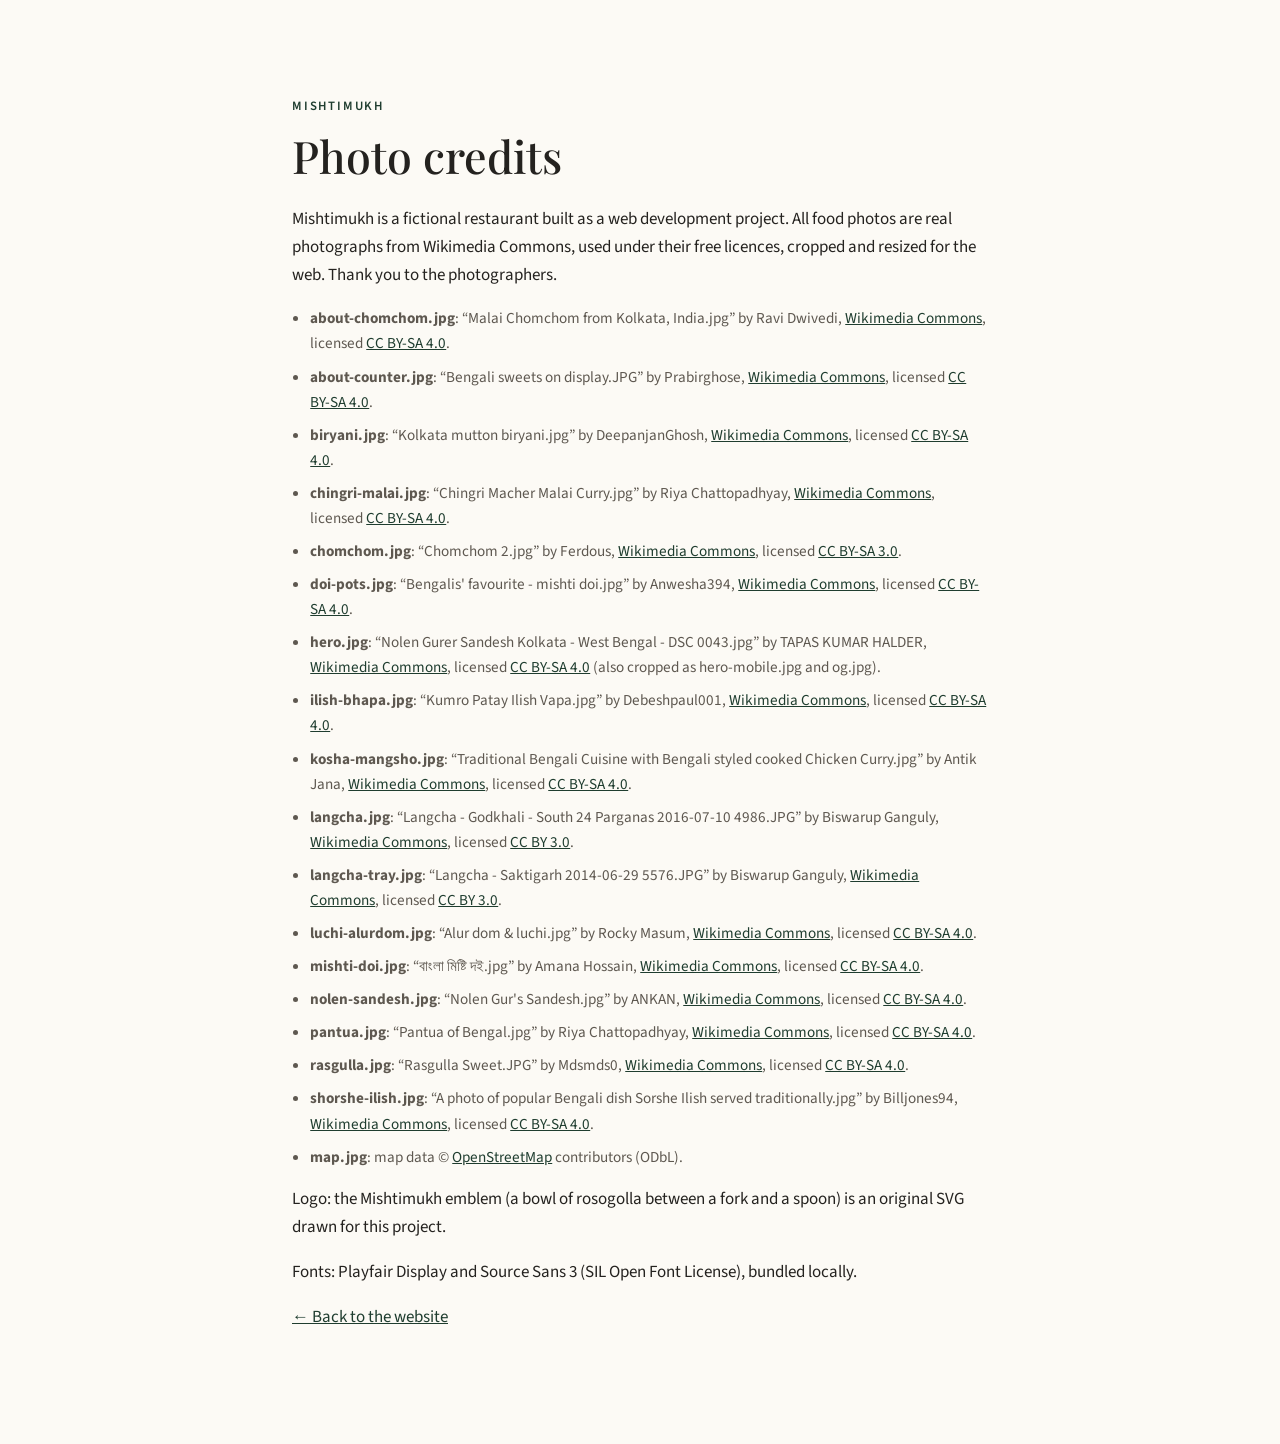
<file: credits.html>
<!DOCTYPE html>
<html lang="en">
<head>
  <meta charset="UTF-8">
  <meta name="viewport" content="width=device-width, initial-scale=1">
  <title>Photo credits | Mishtimukh</title>
  <link rel="icon" href="favicon.svg" type="image/svg+xml">
  <link rel="stylesheet" href="style.css">
</head>
<body>
  <main class="section">
    <div class="container credits">
      <p class="eyebrow">Mishtimukh</p>
      <h1>Photo credits</h1>
      <p>Mishtimukh is a fictional restaurant built as a web development project. All food photos are real photographs from Wikimedia Commons, used under their free licences, cropped and resized for the web. Thank you to the photographers.</p>
      <ul>
        <li><strong>about-chomchom.jpg</strong>: &ldquo;Malai Chomchom from Kolkata, India.jpg&rdquo; by Ravi Dwivedi, <a href="https://commons.wikimedia.org/wiki/File:Malai_Chomchom_from_Kolkata,_India.jpg">Wikimedia Commons</a>, licensed <a href="https://creativecommons.org/licenses/by-sa/4.0">CC BY-SA 4.0</a>.</li>
        <li><strong>about-counter.jpg</strong>: &ldquo;Bengali sweets on display.JPG&rdquo; by Prabirghose, <a href="https://commons.wikimedia.org/wiki/File:Bengali_sweets_on_display.JPG">Wikimedia Commons</a>, licensed <a href="https://creativecommons.org/licenses/by-sa/4.0">CC BY-SA 4.0</a>.</li>
        <li><strong>biryani.jpg</strong>: &ldquo;Kolkata mutton biryani.jpg&rdquo; by DeepanjanGhosh, <a href="https://commons.wikimedia.org/wiki/File:Kolkata_mutton_biryani.jpg">Wikimedia Commons</a>, licensed <a href="https://creativecommons.org/licenses/by-sa/4.0">CC BY-SA 4.0</a>.</li>
        <li><strong>chingri-malai.jpg</strong>: &ldquo;Chingri Macher Malai Curry.jpg&rdquo; by Riya Chattopadhyay, <a href="https://commons.wikimedia.org/wiki/File:Chingri_Macher_Malai_Curry.jpg">Wikimedia Commons</a>, licensed <a href="https://creativecommons.org/licenses/by-sa/4.0">CC BY-SA 4.0</a>.</li>
        <li><strong>chomchom.jpg</strong>: &ldquo;Chomchom 2.jpg&rdquo; by Ferdous, <a href="https://commons.wikimedia.org/wiki/File:Chomchom_2.jpg">Wikimedia Commons</a>, licensed <a href="https://creativecommons.org/licenses/by-sa/3.0">CC BY-SA 3.0</a>.</li>
        <li><strong>doi-pots.jpg</strong>: &ldquo;Bengalis' favourite - mishti doi.jpg&rdquo; by Anwesha394, <a href="https://commons.wikimedia.org/wiki/File:Bengalis%27_favourite_-_mishti_doi.jpg">Wikimedia Commons</a>, licensed <a href="https://creativecommons.org/licenses/by-sa/4.0">CC BY-SA 4.0</a>.</li>
        <li><strong>hero.jpg</strong>: &ldquo;Nolen Gurer Sandesh Kolkata - West Bengal - DSC 0043.jpg&rdquo; by TAPAS KUMAR HALDER, <a href="https://commons.wikimedia.org/wiki/File:Nolen_Gurer_Sandesh_Kolkata_-_West_Bengal_-_DSC_0043.jpg">Wikimedia Commons</a>, licensed <a href="https://creativecommons.org/licenses/by-sa/4.0">CC BY-SA 4.0</a> (also cropped as hero-mobile.jpg and og.jpg).</li>
        <li><strong>ilish-bhapa.jpg</strong>: &ldquo;Kumro Patay Ilish Vapa.jpg&rdquo; by Debeshpaul001, <a href="https://commons.wikimedia.org/wiki/File:Kumro_Patay_Ilish_Vapa.jpg">Wikimedia Commons</a>, licensed <a href="https://creativecommons.org/licenses/by-sa/4.0">CC BY-SA 4.0</a>.</li>
        <li><strong>kosha-mangsho.jpg</strong>: &ldquo;Traditional Bengali Cuisine with Bengali styled cooked Chicken Curry.jpg&rdquo; by Antik Jana, <a href="https://commons.wikimedia.org/wiki/File:Traditional_Bengali_Cuisine_with_Bengali_styled_cooked_Chicken_Curry.jpg">Wikimedia Commons</a>, licensed <a href="https://creativecommons.org/licenses/by-sa/4.0">CC BY-SA 4.0</a>.</li>
        <li><strong>langcha.jpg</strong>: &ldquo;Langcha - Godkhali - South 24 Parganas 2016-07-10 4986.JPG&rdquo; by Biswarup Ganguly, <a href="https://commons.wikimedia.org/wiki/File:Langcha_-_Godkhali_-_South_24_Parganas_2016-07-10_4986.JPG">Wikimedia Commons</a>, licensed <a href="https://creativecommons.org/licenses/by/3.0">CC BY 3.0</a>.</li>
        <li><strong>langcha-tray.jpg</strong>: &ldquo;Langcha - Saktigarh 2014-06-29 5576.JPG&rdquo; by Biswarup Ganguly, <a href="https://commons.wikimedia.org/wiki/File:Langcha_-_Saktigarh_2014-06-29_5576.JPG">Wikimedia Commons</a>, licensed <a href="https://creativecommons.org/licenses/by/3.0">CC BY 3.0</a>.</li>
        <li><strong>luchi-alurdom.jpg</strong>: &ldquo;Alur dom & luchi.jpg&rdquo; by Rocky Masum, <a href="https://commons.wikimedia.org/wiki/File:Alur_dom_%26_luchi.jpg">Wikimedia Commons</a>, licensed <a href="https://creativecommons.org/licenses/by-sa/4.0">CC BY-SA 4.0</a>.</li>
        <li><strong>mishti-doi.jpg</strong>: &ldquo;বাংলা মিষ্টি দই.jpg&rdquo; by Amana Hossain, <a href="https://commons.wikimedia.org/wiki/File:%E0%A6%AC%E0%A6%BE%E0%A6%82%E0%A6%B2%E0%A6%BE_%E0%A6%AE%E0%A6%BF%E0%A6%B7%E0%A7%8D%E0%A6%9F%E0%A6%BF_%E0%A6%A6%E0%A6%87.jpg">Wikimedia Commons</a>, licensed <a href="https://creativecommons.org/licenses/by-sa/4.0">CC BY-SA 4.0</a>.</li>
        <li><strong>nolen-sandesh.jpg</strong>: &ldquo;Nolen Gur's Sandesh.jpg&rdquo; by ANKAN, <a href="https://commons.wikimedia.org/wiki/File:Nolen_Gur%27s_Sandesh.jpg">Wikimedia Commons</a>, licensed <a href="https://creativecommons.org/licenses/by-sa/4.0">CC BY-SA 4.0</a>.</li>
        <li><strong>pantua.jpg</strong>: &ldquo;Pantua of Bengal.jpg&rdquo; by Riya Chattopadhyay, <a href="https://commons.wikimedia.org/wiki/File:Pantua_of_Bengal.jpg">Wikimedia Commons</a>, licensed <a href="https://creativecommons.org/licenses/by-sa/4.0">CC BY-SA 4.0</a>.</li>
        <li><strong>rasgulla.jpg</strong>: &ldquo;Rasgulla Sweet.JPG&rdquo; by Mdsmds0, <a href="https://commons.wikimedia.org/wiki/File:Rasgulla_Sweet.JPG">Wikimedia Commons</a>, licensed <a href="https://creativecommons.org/licenses/by-sa/4.0">CC BY-SA 4.0</a>.</li>
        <li><strong>shorshe-ilish.jpg</strong>: &ldquo;A photo of popular Bengali dish Sorshe Ilish served traditionally.jpg&rdquo; by Billjones94, <a href="https://commons.wikimedia.org/wiki/File:A_photo_of_popular_Bengali_dish_Sorshe_Ilish_served_traditionally.jpg">Wikimedia Commons</a>, licensed <a href="https://creativecommons.org/licenses/by-sa/4.0">CC BY-SA 4.0</a>.</li>
        <li><strong>map.jpg</strong>: map data &copy; <a href="https://www.openstreetmap.org/copyright">OpenStreetMap</a> contributors (ODbL).</li>
      </ul>
      <p>Logo: the Mishtimukh emblem (a bowl of rosogolla between a fork and a spoon) is an original SVG drawn for this project.</p>
      <p>Fonts: Playfair Display and Source Sans 3 (SIL Open Font License), bundled locally.</p>
      <p><a href="index.html">&larr; Back to the website</a></p>
    </div>
  </main>
</body>
</html>
</file>
<file: style.css>
/* Mishtimukh — Bengali Kitchen & Sweet House
   Plain CSS, mobile first. */

@font-face {
  font-family: "Playfair Display";
  src: url("assets/fonts/PlayfairDisplay-variable.woff2") format("woff2");
  font-weight: 400 700;
  font-style: normal;
  font-display: swap;
}
@font-face {
  font-family: "Playfair Display";
  src: url("assets/fonts/PlayfairDisplay-italic.woff2") format("woff2");
  font-weight: 400;
  font-style: italic;
  font-display: swap;
}
@font-face {
  font-family: "Source Sans 3";
  src: url("assets/fonts/SourceSans3-variable.woff2") format("woff2");
  font-weight: 300 700;
  font-style: normal;
  font-display: swap;
}

:root {
  --cream: #f7f2e8;
  --paper: #fcfaf5;
  --tint: #efe8da;
  --line: #ddd3c1;
  --ink: #24221f;
  --muted: #5e5850;
  --green: #1f3d2f;
  --green-dark: #162d22;
  --green-soft: #e3e9e1;
  --maroon: #7a2e2a;
  --serif: "Playfair Display", Georgia, "Times New Roman", serif;
  --sans: "Source Sans 3", -apple-system, "Segoe UI", Roboto, Arial, sans-serif;
  --radius: 4px;
  --header-h: 64px;
}

*, *::before, *::after { box-sizing: border-box; }
html { scroll-behavior: smooth; scroll-padding-top: calc(var(--header-h) + 12px); }
body {
  margin: 0;
  background: var(--paper);
  color: var(--ink);
  font-family: var(--sans);
  font-size: 1.0625rem;
  line-height: 1.65;
  -webkit-font-smoothing: antialiased;
}
img { max-width: 100%; height: auto; display: block; }
a { color: var(--green); }
a:hover { color: var(--green-dark); }
h1, h2, h3, h4 { font-family: var(--serif); font-weight: 500; line-height: 1.2; margin: 0 0 .5em; color: var(--ink); }
h2 { font-size: clamp(1.9rem, 4.5vw, 2.75rem); }
h3 { font-size: 1.3rem; }
p { margin: 0 0 1em; }

.container { width: 100%; max-width: 1160px; margin: 0 auto; padding: 0 20px; }
.section { padding: 72px 0; }
.section--tint { background: var(--cream); border-top: 1px solid var(--line); border-bottom: 1px solid var(--line); }
.section--dark { background: var(--green); color: #f1ede4; }
.section--dark h2, .section--dark h3 { color: #fff; }

.sr-only { position: absolute; width: 1px; height: 1px; padding: 0; margin: -1px; overflow: hidden; clip: rect(0 0 0 0); white-space: nowrap; border: 0; }
.skip-link { position: absolute; left: 12px; top: -48px; background: var(--ink); color: #fff; padding: 8px 14px; z-index: 100; }
.skip-link:focus { top: 8px; }
:focus-visible { outline: 2px solid var(--green); outline-offset: 3px; }
.section--dark :focus-visible, .hero :focus-visible { outline-color: #fff; }

.eyebrow {
  font-family: var(--sans);
  font-size: .8rem;
  font-weight: 600;
  letter-spacing: .14em;
  text-transform: uppercase;
  color: var(--green);
  margin-bottom: .75rem;
}
.eyebrow--light { color: #e9e3d6; }

/* Buttons */
.btn {
  display: inline-block;
  font-family: var(--sans);
  font-size: 1rem;
  font-weight: 600;
  letter-spacing: .02em;
  text-decoration: none;
  padding: 13px 26px;
  border-radius: var(--radius);
  border: 1px solid var(--green);
  background: var(--green);
  color: #fff;
  cursor: pointer;
  transition: background-color .2s, color .2s, border-color .2s;
}
.btn:hover { background: var(--green-dark); border-color: var(--green-dark); color: #fff; }
.btn--small { padding: 8px 16px; font-size: .95rem; }
.btn--ghost { background: transparent; border-color: rgba(255,255,255,.85); color: #fff; }
.btn--ghost:hover { background: #fff; color: var(--ink); border-color: #fff; }
.btn--light { background: var(--paper); color: var(--green); border-color: var(--paper); }
.btn--light:hover { background: #fff; color: var(--green-dark); border-color: #fff; }

/* Top bar + header */
.topbar { background: var(--green); color: #e9e3d6; font-size: .85rem; text-align: center; padding: 6px 16px; }
.topbar p { margin: 0; }

.site-header {
  position: sticky; top: 0; z-index: 50;
  background: var(--paper);
  border-bottom: 1px solid var(--line);
}
.site-header.is-scrolled { box-shadow: 0 2px 10px rgba(36, 34, 31, .06); }
.site-header__inner { display: flex; align-items: center; justify-content: space-between; min-height: var(--header-h); }
.logo { text-decoration: none; color: var(--ink); display: flex; align-items: center; gap: 10px; line-height: 1.1; }
.logo__mark { width: 42px; height: 42px; flex: none; }
@media (min-width: 900px) { .logo__mark { width: 48px; height: 48px; } }
.logo__text { display: flex; flex-direction: column; }
.logo__mark--footer { width: 36px; height: 36px; vertical-align: middle; margin-right: 6px; }
.logo__name--footer { display: flex; align-items: center; }
.dish-group { font-size: 1.15rem; color: var(--green); margin: 8px 0 4px; padding-bottom: 6px; border-bottom: 1px solid var(--line); }
.dish-list + .dish-group { margin-top: 32px; }
.logo__name { font-family: var(--serif); font-size: 1.55rem; font-weight: 600; color: var(--ink); letter-spacing: .01em; }
.logo__sub { font-size: .72rem; letter-spacing: .12em; text-transform: uppercase; color: var(--muted); margin-top: 3px; }

.nav-toggle {
  display: inline-flex; flex-direction: column; justify-content: center; gap: 5px;
  width: 44px; height: 44px; padding: 10px;
  background: none; border: 1px solid var(--line); border-radius: var(--radius); cursor: pointer;
}
.nav-toggle__bar { display: block; height: 2px; background: var(--ink); transition: transform .25s, opacity .25s; }
.nav-toggle[aria-expanded="true"] .nav-toggle__bar:nth-child(1) { transform: translateY(7px) rotate(45deg); }
.nav-toggle[aria-expanded="true"] .nav-toggle__bar:nth-child(2) { opacity: 0; }
.nav-toggle[aria-expanded="true"] .nav-toggle__bar:nth-child(3) { transform: translateY(-7px) rotate(-45deg); }

.site-nav {
  position: absolute; left: 0; right: 0; top: 100%;
  background: var(--paper);
  border-bottom: 1px solid var(--line);
  display: none;
}
.site-nav.is-open { display: block; }
.site-nav ul { list-style: none; margin: 0; padding: 8px 20px 20px; }
.site-nav li { border-top: 1px solid var(--line); }
.site-nav li:last-child { border-top: 0; padding-top: 14px; }
.site-nav a { display: block; padding: 13px 0; text-decoration: none; color: var(--ink); font-weight: 500; }
.site-nav a.btn { display: block; text-align: center; color: #fff; padding: 12px; }
.site-nav a:not(.btn):hover { color: var(--green); }

/* Hero */
.hero { position: relative; min-height: 78vh; display: flex; align-items: flex-end; color: #fff; overflow: hidden; background: #2b2620; }
.hero picture, .hero__img { position: absolute; inset: 0; width: 100%; height: 100%; }
.hero__img { object-fit: cover; object-position: center 55%; }
.hero::after {
  content: ""; position: absolute; inset: 0;
  background: linear-gradient(to top, rgba(18, 15, 12, .82) 0%, rgba(18, 15, 12, .45) 45%, rgba(18, 15, 12, .1) 100%);
}
.hero__content { position: relative; z-index: 1; padding-top: 120px; padding-bottom: 48px; }
.hero h1 { color: #fff; font-size: clamp(2.2rem, 7.5vw, 4rem); font-weight: 500; max-width: 17ch; margin-bottom: .4em; }
.hero h1 em { font-style: italic; font-weight: 400; }
.hero__lead { font-size: 1.12rem; max-width: 34rem; color: #f0ebe2; }
.hero__actions { display: flex; flex-wrap: wrap; gap: 12px; margin-top: 24px; }

/* Story */
.story__grid { display: grid; gap: 40px; }
.story__text p { color: var(--muted); }
.story__text h2 { max-width: 16ch; }
.facts { list-style: none; padding: 0; margin: 28px 0 0; display: grid; grid-template-columns: repeat(3, 1fr); gap: 12px; border-top: 1px solid var(--line); padding-top: 20px; }
.facts strong { display: block; font-family: var(--serif); font-size: 1.9rem; font-weight: 500; color: var(--green); line-height: 1.1; }
.facts span { font-size: .9rem; color: var(--muted); line-height: 1.3; display: block; margin-top: 4px; }
.story__photos { position: relative; padding-bottom: 60px; }
.story__photo { border-radius: var(--radius); object-fit: cover; }
.story__photo--main { width: 88%; aspect-ratio: 4 / 3; }
.story__photo--small { position: absolute; right: 0; bottom: 0; width: 50%; aspect-ratio: 4 / 3; border: 6px solid var(--paper); }

/* Section heads */
.section-head { max-width: 640px; margin-bottom: 36px; }
.section-head p:not(.eyebrow) { color: var(--muted); }
.legend__item { white-space: nowrap; margin-right: 14px; }

/* Sweets */
.sweets { display: grid; gap: 28px 20px; grid-template-columns: 1fr 1fr; }
.sweet img { aspect-ratio: 4 / 3; object-fit: cover; width: 100%; border-radius: var(--radius); margin-bottom: 12px; }
.sweet h3 { font-size: 1.15rem; margin-bottom: .25em; }
.sweet p { font-size: .95rem; color: var(--muted); margin: 0; line-height: 1.5; }
.mishti__more { margin: 36px 0 0; padding-top: 20px; border-top: 1px solid var(--line); color: var(--muted); }
.mishti__more a { font-weight: 600; white-space: nowrap; }

/* Menu */
.menu__tabs { display: flex; gap: 4px; overflow-x: auto; border-bottom: 1px solid var(--line); margin-bottom: 28px; scrollbar-width: none; }
.menu__tabs::-webkit-scrollbar { display: none; }
.tab {
  flex: 0 0 auto;
  font-family: var(--sans); font-size: 1rem; font-weight: 600; color: var(--muted);
  background: none; border: 0; border-bottom: 2px solid transparent; margin-bottom: -1px;
  padding: 12px 16px; cursor: pointer;
}
.tab:hover { color: var(--ink); }
.tab.is-active { color: var(--green); border-bottom-color: var(--green); }
.menu__panel[hidden] { display: none; }
.dish-list { list-style: none; margin: 0; padding: 0; display: grid; gap: 0 56px; }
.dish { padding: 16px 0; border-bottom: 1px dashed var(--line); }
.dish__head { display: flex; align-items: baseline; gap: 10px; }
.dish h4 { font-size: 1.15rem; font-weight: 500; margin: 0; }
.dish__dots { flex: 1; }
.dish__price { font-weight: 600; color: var(--ink); white-space: nowrap; }
.dish p { margin: 4px 0 0 24px; font-size: .95rem; color: var(--muted); line-height: 1.5; }
.panel__note { margin-top: 20px; font-size: .92rem; color: var(--muted); font-style: italic; }

.mark { flex: 0 0 auto; position: relative; display: inline-block; width: 14px; height: 14px; border: 1.5px solid; border-radius: 2px; transform: translateY(1px); }
.mark::after { content: ""; position: absolute; inset: 2.5px; border-radius: 50%; background: currentColor; }
.mark--veg { color: #2f7a3d; }
.mark--non { color: var(--maroon); }
.mark--inline { vertical-align: -1px; transform: none; margin-right: 2px; }

/* Gallery */
.gallery__grid { display: grid; grid-template-columns: 1fr 1fr; gap: 10px; }
.gallery__item { margin: 0; position: relative; overflow: hidden; border-radius: var(--radius); background: var(--tint); }
.gallery__item img { width: 100%; aspect-ratio: 1 / 1; object-fit: cover; transition: transform .4s ease; }
.gallery__item figcaption {
  position: absolute; left: 0; right: 0; bottom: 0;
  padding: 24px 10px 8px; font-size: .8rem; line-height: 1.3; color: #fff;
  background: linear-gradient(to top, rgba(0,0,0,.6), rgba(0,0,0,0));
}

/* Reviews */
.reviews__grid { display: grid; gap: 20px; }
.review { margin: 0; padding: 28px; background: var(--cream); border: 1px solid var(--line); border-radius: var(--radius); }
.review p { font-family: var(--serif); font-size: 1.15rem; line-height: 1.55; font-style: italic; color: var(--ink); }
.review footer { font-weight: 600; font-size: .95rem; }
.review footer span { display: block; font-weight: 400; color: var(--muted); font-size: .88rem; }
.reviews__note { margin-top: 18px; font-size: .85rem; color: var(--muted); }

/* Reservation */
.reserve__grid { display: grid; gap: 36px; }
.reserve__intro p { color: #dcd8cd; max-width: 30rem; }
.reserve__phone { font-family: var(--serif); font-size: 1.5rem; color: #fff !important; margin-top: 20px; }
.form { background: var(--paper); color: var(--ink); padding: 24px 20px; border-radius: var(--radius); }
.form__row { display: grid; gap: 0 16px; }
.field { margin-bottom: 14px; }
.field label { display: block; font-weight: 600; font-size: .92rem; margin-bottom: 6px; }
.optional { font-weight: 400; color: var(--muted); }
.field input, .field select, .field textarea {
  width: 100%; font: inherit; font-size: 1rem; color: var(--ink);
  background: #fff; border: 1px solid #c9bfad; border-radius: var(--radius);
  padding: 11px 12px; min-height: 46px;
}
.field textarea { resize: vertical; min-height: 90px; }
.field input:focus, .field select:focus, .field textarea:focus { outline: none; border-color: var(--green); box-shadow: 0 0 0 3px rgba(31, 61, 47, .18); }
.field.has-error input, .field.has-error select { border-color: var(--maroon); }
.field__error { color: var(--maroon); font-size: .88rem; margin: 5px 0 0; min-height: 0; }
.field__error:empty { display: none; }
.form .btn--light { background: var(--green); color: #fff; border-color: var(--green); width: 100%; margin-top: 6px; }
.form .btn--light:hover { background: var(--green-dark); }
.form__demo { font-size: .82rem; color: var(--muted); margin: 12px 0 0; text-align: center; }
.form-success { background: var(--paper); color: var(--ink); padding: 32px 24px; border-radius: var(--radius); border-top: 4px solid #8fb39a; }
.form-success h3 { color: var(--green); font-size: 1.6rem; }
.form-success .btn--light { background: var(--green); color: #fff; border-color: var(--green); }

/* Visit */
.visit__grid { display: grid; gap: 32px; }
address { font-style: normal; margin-bottom: 28px; color: var(--muted); }
.hours { width: 100%; border-collapse: collapse; font-size: .97rem; }
.hours th, .hours td { text-align: left; padding: 10px 0; border-bottom: 1px solid var(--line); vertical-align: top; }
.hours th { font-weight: 600; padding-right: 16px; white-space: nowrap; }
.hours td { color: var(--muted); }
.today { margin-top: 16px; font-weight: 600; color: var(--green); }
.visit__map { display: flex; flex-direction: column; }
.visit__frame {
  position: relative; height: 320px; overflow: hidden;
  border: 1px solid var(--line); border-radius: var(--radius);
  background: var(--tint);
}
.visit__frame img { width: 100%; height: 100%; object-fit: cover; }
.visit__frame iframe { position: absolute; inset: 0; width: 100%; height: 100%; border: 0; }
.visit__mapbtn { position: absolute; right: 12px; bottom: 12px; box-shadow: 0 2px 8px rgba(0,0,0,.2); }
.visit__mapmeta { margin: 10px 0 0; font-size: .88rem; color: var(--muted); }

/* Footer */
.site-footer { background: #1d1b18; color: #c9c3b7; font-size: .95rem; padding-top: 56px; }
.site-footer h3 { color: #fff; font-family: var(--sans); font-size: .8rem; letter-spacing: .14em; text-transform: uppercase; font-weight: 600; margin-bottom: 14px; }
.site-footer a { color: #e9e3d6; text-decoration: none; }
.site-footer a:hover { color: #fff; text-decoration: underline; }
.site-footer ul { list-style: none; margin: 0; padding: 0; }
.site-footer li { margin-bottom: 6px; }
.logo__name--footer { color: #fff; margin-bottom: 6px; }
.site-footer__grid { display: grid; gap: 32px; padding-bottom: 40px; }
.site-footer__bottom { border-top: 1px solid #3a3631; padding-top: 20px; padding-bottom: 28px; font-size: .85rem; color: #9d968a; }
.site-footer__bottom p { margin: 0 0 6px; }
.site-footer__bottom a { text-decoration: underline; }

/* Tablet and up */
@media (min-width: 700px) {
  .container { padding: 0 32px; }
  .section { padding: 96px 0; }
  .sweets { grid-template-columns: repeat(3, 1fr); gap: 36px 28px; }
  .gallery__grid { grid-template-columns: repeat(4, 1fr); gap: 12px; }
  .form { padding: 32px; }
  .form__row { grid-template-columns: 1fr 1fr; }
  .form__row--3 { grid-template-columns: 1.3fr 1fr 1fr; }
  .reviews__grid { grid-template-columns: repeat(3, 1fr); }
  .site-footer__grid { grid-template-columns: 2fr 1fr 1fr; }
  .site-footer__bottom { display: flex; justify-content: space-between; gap: 24px; }
}

/* Desktop */
@media (min-width: 960px) {
  :root { --header-h: 76px; }
  .nav-toggle { display: none; }
  .site-nav { position: static; display: block; background: none; border: 0; }
  .site-nav ul { display: flex; align-items: center; gap: 28px; padding: 0; }
  .site-nav li, .site-nav li:last-child { border: 0; padding: 0; }
  .site-nav a { padding: 6px 0; font-size: .98rem; }
  .site-nav a.btn { padding: 9px 18px; margin-left: 4px; }
  .hero { min-height: 86vh; }
  .hero__content { padding-bottom: 80px; }
  .story__grid { grid-template-columns: 1fr 1.05fr; gap: 72px; align-items: center; }
  .dish-list { grid-template-columns: 1fr 1fr; }
  .reserve__grid { grid-template-columns: 1fr 1.4fr; gap: 64px; align-items: start; }
  .visit__grid { grid-template-columns: 1fr 1.3fr; gap: 56px; align-items: start; }
  .visit__frame { height: 420px; }
}

@media (hover: hover) {
  .gallery__item:hover img { transform: scale(1.04); }
}

@media (prefers-reduced-motion: reduce) {
  html { scroll-behavior: auto; }
  * { transition: none !important; }
}

/* Credits page */
.credits { max-width: 760px; }
.credits h1 { font-size: clamp(2rem, 5vw, 2.8rem); }
.credits ul { padding-left: 1.2em; color: var(--muted); font-size: .95rem; }
.credits li { margin-bottom: 8px; overflow-wrap: anywhere; }
</file>
